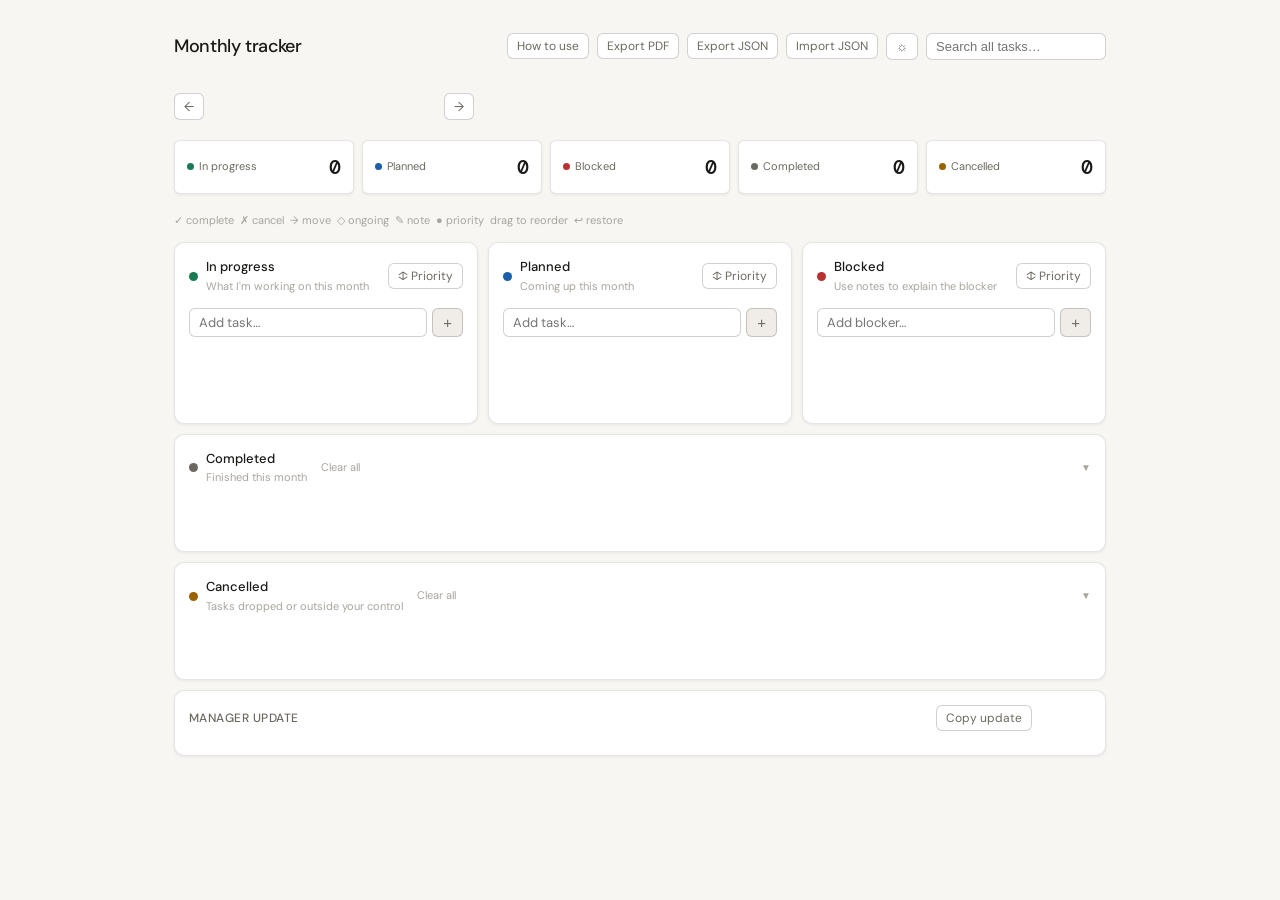
<file: index.html>
<!DOCTYPE html>
<html lang="en-GB">
<head>
<meta charset="UTF-8" />
<meta name="viewport" content="width=device-width, initial-scale=1.0" />
<title>Monthly Work Tracker</title>
<link rel="icon" type="image/svg+xml" href="data:image/svg+xml,%3Csvg xmlns='http://www.w3.org/2000/svg' viewBox='0 0 32 32'%3E%3Crect width='32' height='32' rx='8' fill='%231a7a56'/%3E%3Crect x='8' y='9' width='10' height='2' rx='1' fill='white'/%3E%3Crect x='8' y='14' width='16' height='2' rx='1' fill='white'/%3E%3Crect x='8' y='19' width='12' height='2' rx='1' fill='white'/%3E%3Ccircle cx='24' cy='22' r='5' fill='%233ecf8e'/%3E%3Cpath d='M21.5 22l2 2 3.5-3.5' stroke='white' stroke-width='1.5' stroke-linecap='round' stroke-linejoin='round' fill='none'/%3E%3C/svg%3E">
<link rel="preconnect" href="https://fonts.googleapis.com">
<link href="https://fonts.googleapis.com/css2?family=DM+Sans:wght@400;500&family=DM+Mono:wght@400&display=swap" rel="stylesheet">
<link rel="stylesheet" href="styles.css">
</head>
<body>
<div class="app">
  <div class="hd">
    <div class="hd-title">Monthly tracker</div>
    <div class="hd-acts">
      <button class="btn btn-sm" onclick="openHelp()" aria-label="Open help and usage guide">How to use</button>
      <button class="btn btn-sm" onclick="openPdfExport()" aria-label="Export current month as PDF">Export PDF</button>
      <button class="btn btn-sm" onclick="openJsonExport()" aria-label="Export data as JSON file">Export JSON</button>
      <button class="btn btn-sm" onclick="openImport()" aria-label="Import previously exported JSON">Import JSON</button>
      <button class="btn btn-ic" onclick="toggleTheme()" title="Toggle dark mode" aria-label="Toggle light/dark theme">&#9788;</button>
      <input type="search" id="global-search" placeholder="Search all tasks…" class="search-input" oninput="debouncedSearch(this.value)">
    </div>
  </div>

  <div class="wk-nav">
    <button class="btn btn-ic" onclick="changeMonth(-1)" aria-label="Go to previous month">&#8592;</button>
    <span class="wk-lbl" id="wk-lbl"></span>
    <button class="btn btn-ic" onclick="changeMonth(1)" aria-label="Go to next month">&#8594;</button>
    <button class="btn btn-sm" id="btn-today" onclick="goToCurrentMonth()" aria-label="Go to current month" style="display:none">Today</button>
  </div>

  <div id="carry-bar" style="display:none" class="carry">
    <span id="carry-msg"></span>
    <button onclick="carryOver()">Carry incomplete tasks to this month</button>
    <button onclick="dismissCarry()" style="background:none;border:none;color:var(--info-text);opacity:.6;cursor:pointer;font-size:12px;padding:2px 6px;font-family:'DM Sans',sans-serif" aria-label="Dismiss carry banner">Dismiss</button>
  </div>

  <div class="totals">
    <div class="tc"><div class="tc-lbl"><div class="dot d-do"></div>In progress</div><div class="tc-num" id="cnt-doing">0</div></div>
    <div class="tc"><div class="tc-lbl"><div class="dot d-pl"></div>Planned</div><div class="tc-num" id="cnt-planned">0</div></div>
    <div class="tc"><div class="tc-lbl"><div class="dot d-bl"></div>Blocked</div><div class="tc-num" id="cnt-blocked">0</div></div>
    <div class="tc"><div class="tc-lbl"><div class="dot d-dn"></div>Completed</div><div class="tc-num" id="cnt-done">0</div></div>
    <div class="tc"><div class="tc-lbl"><div class="dot d-ca"></div>Cancelled</div><div class="tc-num" id="cnt-cancelled">0</div></div>
  </div>

  <div class="hint-row">
    <span class="hint">&#10003; complete &nbsp;&#10007; cancel &nbsp;&#8594; move &nbsp;&#9671; ongoing &nbsp;&#9998; note &nbsp;● priority &nbsp;drag to reorder &nbsp;&#8617; restore</span>
  </div>

  <div class="cols">
    <div class="col">
      <div class="col-hd"><div class="col-dot c-do"></div><div><div class="col-title">In progress</div><div class="col-sub">What I'm working on this month</div></div><button class="btn btn-sm" id="sort-btn-doing" style="margin-left:auto" onclick="sortColumnByPriority('doing')" title="Sort by priority (High → Med → Low)">↕ Priority</button></div>
      <div class="add-row"><input class="add-in" id="in-doing" placeholder="Add task…" onkeydown="if(event.key==='Enter')addItem('doing')"><button class="add-btn" onclick="addItem('doing')">+</button></div>
      <div class="items" id="list-doing"></div>
    </div>
    <div class="col">
      <div class="col-hd"><div class="col-dot c-pl"></div><div><div class="col-title">Planned</div><div class="col-sub">Coming up this month</div></div><button class="btn btn-sm" id="sort-btn-planned" style="margin-left:auto" onclick="sortColumnByPriority('planned')" title="Sort by priority (High → Med → Low)">↕ Priority</button></div>
      <div class="add-row"><input class="add-in" id="in-planned" placeholder="Add task…" onkeydown="if(event.key==='Enter')addItem('planned')"><button class="add-btn" onclick="addItem('planned')">+</button></div>
      <div class="items" id="list-planned"></div>
    </div>
    <div class="col">
      <div class="col-hd"><div class="col-dot c-bl"></div><div><div class="col-title">Blocked</div><div class="col-sub">Use notes to explain the blocker</div></div><button class="btn btn-sm" id="sort-btn-blocked" style="margin-left:auto" onclick="sortColumnByPriority('blocked')" title="Sort by priority (High → Med → Low)">↕ Priority</button></div>
      <div class="add-row"><input class="add-in" id="in-blocked" placeholder="Add blocker…" onkeydown="if(event.key==='Enter')addItem('blocked')"><button class="add-btn" onclick="addItem('blocked')">+</button></div>
      <div class="items" id="list-blocked"></div>
    </div>
  </div>

  <div class="ls">
    <div class="ls-hd" onclick="toggleSec('done')">
      <div class="col-dot c-dn"></div>
      <div><div class="col-title">Completed</div><div class="col-sub">Finished this month</div></div>
      <span class="ls-clr" onclick="event.stopPropagation();clearSec('done')">Clear all</span>
      <span class="ls-tog" id="tog-done">&#9660;</span>
    </div>
    <div class="ls-body" id="body-done"><div class="items" id="list-done"></div></div>
  </div>

  <div class="ls">
    <div class="ls-hd" onclick="toggleSec('cancelled')">
      <div class="col-dot c-ca"></div>
      <div><div class="col-title">Cancelled</div><div class="col-sub">Tasks dropped or outside your control</div></div>
      <span class="ls-clr" onclick="event.stopPropagation();clearSec('cancelled')">Clear all</span>
      <span class="ls-tog" id="tog-cancelled">&#9660;</span>
    </div>
    <div class="ls-body" id="body-cancelled"><div class="items" id="list-cancelled"></div></div>
  </div>

  <div class="sum-box">
    <div class="sum-hd">
      <span class="sum-lbl">Manager update</span>
      <div style="display:flex;align-items:center;gap:6px">
        <button class="btn btn-sm" onclick="copyUpdate()">Copy update</button>
        <span class="copy-ok" id="copy-ok">Copied!</span>
      </div>
    </div>
    <div class="sum-txt" id="summary"></div>
  </div>
</div>

<!-- JSON Export -->
<div class="modal-bg" id="json-modal" role="dialog" aria-modal="true" aria-labelledby="json-modal-title">
  <div class="modal" style="width:420px" onclick="event.stopPropagation()">
    <div class="modal-title" id="json-modal-title">Export as JSON</div>
    <div class="modal-sub">Choose which months to include in your backup file.</div>
    <div class="form-section-title">Months</div>
    <div class="form-label-section">
      <label class="form-label">
        <input type="radio" name="json-range" value="all" checked class="form-input-radio"> All months with data
      </label>
      <label class="form-label">
        <input type="radio" name="json-range" value="current" class="form-input-radio"> Current month only
      </label>
      <label class="form-label">
        <input type="radio" name="json-range" value="pick" class="form-input-radio"> Choose specific months
      </label>
    </div>
    <div id="json-month-picker" class="modal-picker"></div>
    <div class="modal-acts">
      <button class="btn" id="json-cancel-btn">Cancel</button>
      <button class="btn btn-p" id="json-confirm-btn">Download JSON</button>
    </div>
  </div>
</div>

<!-- PDF Export -->
<div class="modal-bg" id="pdf-modal" role="dialog" aria-modal="true" aria-labelledby="pdf-modal-title">
  <div class="modal" style="width:420px" onclick="event.stopPropagation()">
    <div class="modal-title" id="pdf-modal-title">Export as PDF</div>
    <div class="modal-sub">Choose what to include and how the report should look.</div>
    <div class="form-section-title">Report type</div>
    <div class="form-label-section">
      <label class="form-label">
        <input type="radio" name="pdf-type" value="full" checked class="form-input-radio"> Full tracker — all tasks by status
      </label>
      <label class="form-label">
        <input type="radio" name="pdf-type" value="accomplishments" class="form-input-radio"> Achievements
      </label>
    </div>
    <div class="form-section-title">Months</div>
    <div class="form-label-section">
      <label class="form-label">
        <input type="radio" name="pdf-range" value="current" checked class="form-input-radio"> Current month only
      </label>
      <label class="form-label">
        <input type="radio" name="pdf-range" value="all" class="form-input-radio"> All months with data
      </label>
      <label class="form-label">
        <input type="radio" name="pdf-range" value="pick" class="form-input-radio"> Choose specific months
      </label>
    </div>
    <div id="pdf-week-picker" class="modal-picker"></div>
    <div class="form-section-title">Appearance</div>
    <div class="modal-appearance">
      <label class="form-label">
        <input type="radio" name="pdf-theme" value="light" checked class="form-input-radio"> Light
      </label>
      <label class="form-label">
        <input type="radio" name="pdf-theme" value="dark" class="form-input-radio"> Dark
      </label>
    </div>
    <div class="modal-acts">
      <button class="btn" id="pdf-cancel-btn">Cancel</button>
      <button class="btn btn-p" id="pdf-confirm-btn">Generate PDF</button>
    </div>
  </div>
</div>

<!-- How to use -->
<div class="modal-bg" id="help-modal" role="dialog" aria-modal="true" aria-labelledby="help-modal-title">
  <div class="modal">
    <div class="modal-title">How to use the Monthly Tracker</div>
    <div class="modal-sub">A quick guide to getting the most out of your tracker.</div>

    <div class="h-sec">
      <div class="h-hd">Getting started</div>
      <div class="h-grid">
        <div class="h-ic">+</div>
        <div class="h-ds">Type a task in any column and press Enter or click + to add it. New tasks appear at the top of the column. Double-click an existing task name to rename it in place.</div>
        <div class="h-ic">/</div>
        <div class="h-ds">Press <strong>/</strong> anywhere on the page (when not already typing) to focus the In progress add input. Press again to cycle to Planned, again for Blocked, and back to In progress.</div>
        <div class="h-ic">Drag</div>
        <div class="h-ds">Drag any task to reorder within a column or move it to another column. The move arrow (→) also lets you switch columns without dragging.</div>
      </div>
    </div>

    <div class="h-sec">
      <div class="h-hd">Task buttons</div>
      <div class="h-grid">
        <div class="h-ic">✓</div>
        <div class="h-ds">Mark as completed. A note toast appears — optionally type what was delivered, and tick <strong>Mark as achievement</strong> if this task represents significant work beyond your day-to-day. Press Save, or Skip to dismiss. A completion date is stored and shown on the task.</div>
        <div class="h-ic">✕</div>
        <div class="h-ds">Mark as cancelled. A note toast appears so you can optionally record the reason — type and press Save, or press Skip or Escape to dismiss it. A cancellation date is stored and shown on the task.</div>
        <div class="h-ic">→</div>
        <div class="h-ds">Move the task to a different column without dragging.</div>
        <div class="h-ic">◇ / ◆</div>
        <div class="h-ds">Toggle the ongoing label. Ongoing is a visual marker for long-running work — it does not auto-carry tasks. Use the carry banner each month to decide what moves forward.</div>
        <div class="h-ic">✎</div>
        <div class="h-ds">Open the note editor to add detail, bullets, dates, or a progress percentage.</div>
        <div class="h-ic">✕ (delete)</div>
        <div class="h-ds">Delete a task permanently. An Undo option appears for 10 seconds.</div>
        <div class="h-ic">↩</div>
        <div class="h-ds">Restore a completed or cancelled task back to its original column.</div>
        <div class="h-ic">●</div>
        <div class="h-ds">Click the coloured dot to cycle priority: Low → Medium → High → Low. Red = High, Amber = Medium, Grey = Low.</div>
        <div class="h-ic">↕ Priority</div>
        <div class="h-ds">Sort the column by priority (High → Medium → Low). The button changes to <strong>✓ Sorted</strong> while the sort is active. It resets automatically when you drag, add, or move a task — sorting is advisory, not locked.</div>
      </div>
    </div>

    <div class="h-sec">
      <div class="h-hd">Notes and progress</div>
      <p class="h-p">Click ✎ on any task to open the note editor. Inside you can:</p>
      <ul style="margin-left:20px;font-size:13px;color:var(--text-2);line-height:1.8">
        <li>Start a line with <strong>•</strong> for a bullet point — press Enter to continue the list, or Enter on an empty bullet to end it.</li>
        <li>Use <strong>~~text~~</strong> to mark something as struck through. The eye icon (👁) lets you hide struck-through lines in the note view without deleting them.</li>
        <li>Click <strong>📅</strong> to insert a date from a calendar picker. Use arrow keys to navigate it.</li>
        <li>Type a number in the <strong>Progress</strong> field (0–100) to set a percentage. A colour-coded bar appears on the task card. Setting 100% automatically moves the task to Completed.</li>
      </ul>
      <p class="h-p" style="margin-top:8px">Press <strong>Cmd+Enter</strong> (Mac) or <strong>Ctrl+Enter</strong> (Windows) to save a note without clicking the Save button.</p>
      <p class="h-p" style="margin-top:4px">Notes on completed and cancelled tasks are kept for reference but are not included in the manager update.</p>
    </div>

    <div class="h-sec">
      <div class="h-hd">Month-to-month carry-over</div>
      <p class="h-p">When you move to a new month, a banner appears if there are incomplete tasks from previous months. It shows the total count and a breakdown by column (e.g. 3 in progress, 2 planned). Click <strong>Carry incomplete tasks to this month</strong> to bring them all forward — an Undo option appears for 10 seconds if you change your mind. Clicking <strong>Dismiss</strong> also shows an Undo in case you dismissed by accident.</p>
      <p class="h-p">Completed and cancelled tasks always stay in the month they were resolved and are never carried forward.</p>
    </div>

    <div class="h-sec">
      <div class="h-hd">Manager update</div>
      <p class="h-p">The summary at the bottom of the page builds automatically from your tasks. Click <strong>Copy update</strong> to copy it to the clipboard with a generated-on timestamp, ready to paste into an email or message. In-progress, planned, and blocked tasks include their notes; completed and cancelled tasks show their dates only.</p>
    </div>

    <div class="h-sec">
      <div class="h-hd">Search</div>
      <p class="h-p">Use the search box in the top right to find tasks and notes across all months. Matching text is highlighted in amber in both the task title and note preview. The result count and query are shown in the modal title. Each result has a <strong>Go to month</strong> button to navigate directly to that month. Closing the search clears the input ready for the next search.</p>
    </div>

    <div class="h-sec">
      <div class="h-hd">Saving, export and import</div>
      <p class="h-p">Data saves automatically to your browser's local storage on every change. Use <strong>Export JSON</strong> to download a backup — you can choose all months, the current month, or specific months. Use <strong>Import JSON</strong> (paste or upload) to restore data on another device.</p>
      <p class="h-p" style="margin-top:6px">Use <strong>Export PDF</strong> to generate a printable report. Choose from two report types:</p>
      <ul style="margin-left:20px;font-size:13px;color:var(--text-2);line-height:1.8;margin-top:4px">
        <li><strong>Full tracker</strong> — all tasks grouped by status, with notes and progress. Useful for month-end reviews.</li>
        <li><strong>Achievements</strong> — only tasks you ticked <strong>Mark as achievement</strong> when completing them. When you mark a task complete, the note toast includes a checkbox to flag it as an achievement — use this for work that goes beyond your day-to-day, such as significant deliveries, new initiatives, or anything worth highlighting in a performance review. Routine tasks you don't tick are excluded automatically.</li>
      </ul>
    </div>

    <div class="modal-acts">
      <button class="btn btn-p" id="help-close-btn">Got it, thanks</button>
    </div>
  </div>
</div>

<!-- Import -->
<div class="modal-bg" id="import-modal" role="dialog" aria-modal="true" aria-labelledby="import-modal-title">
  <div class="modal">
    <div class="modal-title" id="import-modal-title">Import JSON</div>
    <div class="modal-sub">Upload or paste a previously exported monthly tracker JSON file to restore your data. This will overwrite your current data.</div>
    <div style="display:flex;gap:8px;align-items:center;margin-bottom:10px">
      <input type="file" id="import-file" accept=".json,application/json" style="display:none" />
      <button class="btn" id="import-upload-btn" type="button">Upload JSON file</button>
      <span style="font-size:12px;color:var(--text-3)">or paste below</span>
    </div>
    <textarea id="import-ta" placeholder="Paste exported JSON here…"></textarea>
    <div class="modal-acts">
      <button class="btn" id="import-cancel-btn">Cancel</button>
      <button class="btn btn-p" id="import-confirm-btn">Import</button>
    </div>
  </div>
</div>

<!-- Search -->
<div class="modal-bg" id="search-modal" role="dialog" aria-modal="true">
  <div class="modal" style="width:640px;max-width:95vw">
    <div class="modal-title">Search Results</div>
    <div style="margin:16px 0;max-height:60vh;overflow-y:auto" id="search-results"></div>
    <div class="modal-acts">
      <button class="btn btn-p" onclick="closeModal('search-modal')">Close</button>
    </div>
  </div>
</div>

<script src="js/constants.js"></script>
<script src="js/state.js"></script>
<script src="js/utils.js"></script>
<script src="js/storage.js"></script>
<script src="js/modals.js"></script>
<script src="js/months.js"></script>
<script src="js/tasks.js"></script>
<script src="js/notes.js"></script>
<script src="js/render.js"></script>
<script src="js/init.js"></script>
<script src="js/export.js"></script>
<script src="js/drag.js"></script>
<script src="js/search.js"></script>
<script src="js/main.js"></script>
</body>
</html>
</file>
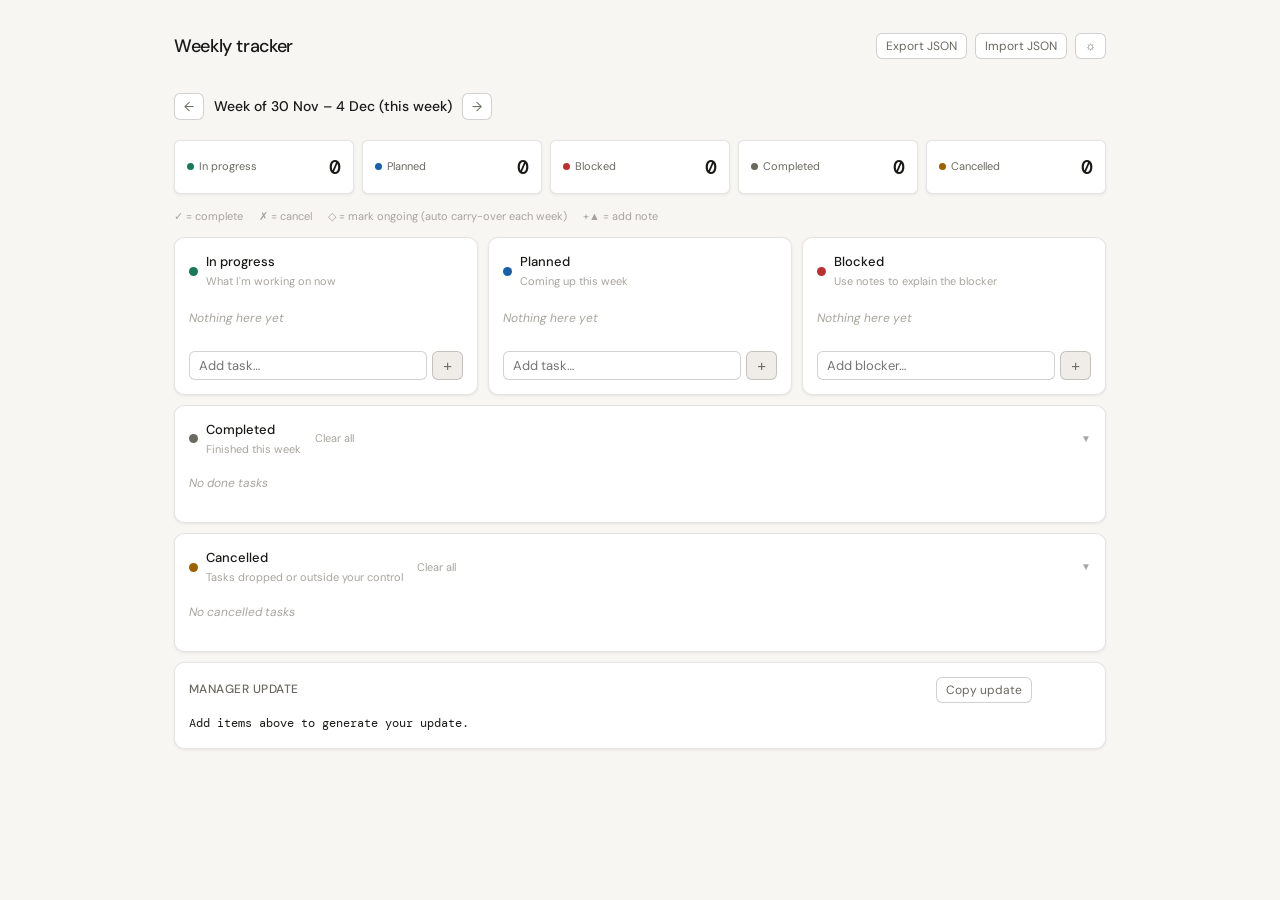
<file: weekly-tracker.html>
<!DOCTYPE html>
<html lang="en">
<head>
<meta charset="UTF-8" />
<meta name="viewport" content="width=device-width, initial-scale=1.0" />
<title>Weekly Work Tracker</title>
<link href="https://fonts.googleapis.com/css2?family=DM+Sans:wght@300;400;500&family=DM+Mono:wght@400;500&display=swap" rel="stylesheet" />
<style>
  :root {
    --bg: #f7f6f3;
    --surface: #ffffff;
    --surface2: #f0ede8;
    --border: rgba(0,0,0,0.10);
    --border-mid: rgba(0,0,0,0.18);
    --text: #1a1917;
    --text-2: #6b6860;
    --text-3: #a8a49e;
    --green: #1a7a56;
    --green-bg: #e8f5ef;
    --blue: #1a5fa8;
    --blue-bg: #e8f0fb;
    --red: #b83232;
    --red-bg: #fbeaea;
    --amber: #9a6200;
    --amber-bg: #fef3db;
    --purple: #6b3fa0;
    --purple-bg: #f0eafa;
    --grey: #6b6860;
    --info-bg: #edf3fc;
    --info-text: #1a5fa8;
    --info-border: rgba(26,95,168,0.25);
    --radius: 10px;
    --radius-sm: 6px;
    --shadow: 0 1px 3px rgba(0,0,0,0.07);
  }
  [data-theme="dark"] {
    --bg: #141312;
    --surface: #1e1d1b;
    --surface2: #272523;
    --border: rgba(255,255,255,0.09);
    --border-mid: rgba(255,255,255,0.15);
    --text: #f0ede8;
    --text-2: #9e9a94;
    --text-3: #5c5955;
    --green: #3ecf8e;
    --green-bg: #0e2a1e;
    --blue: #5b9cf6;
    --blue-bg: #0d1f3c;
    --red: #f07070;
    --red-bg: #2d1212;
    --amber: #f0b429;
    --amber-bg: #2a1f05;
    --purple: #b07ef5;
    --purple-bg: #1e1030;
    --grey: #9e9a94;
    --info-bg: #0d1f3c;
    --info-text: #5b9cf6;
    --info-border: rgba(91,156,246,0.25);
    --shadow: 0 1px 4px rgba(0,0,0,0.3);
  }
  *, *::before, *::after { box-sizing: border-box; margin: 0; padding: 0; }
  body { font-family: 'DM Sans', sans-serif; background: var(--bg); color: var(--text); min-height: 100vh; font-size: 14px; line-height: 1.6; transition: background 0.2s, color 0.2s; }
  .app { max-width: 980px; margin: 0 auto; padding: 2rem 1.5rem 4rem; }

  .app-header { display: flex; align-items: center; justify-content: space-between; margin-bottom: 2rem; flex-wrap: wrap; gap: 10px; }
  .app-title { font-size: 18px; font-weight: 500; letter-spacing: -0.02em; }
  .header-actions { display: flex; gap: 8px; align-items: center; flex-wrap: wrap; }

  .btn { background: var(--surface); border: 0.5px solid var(--border-mid); border-radius: var(--radius-sm); padding: 6px 12px; font-size: 13px; font-family: 'DM Sans', sans-serif; color: var(--text-2); cursor: pointer; transition: background 0.15s, color 0.15s; }
  .btn:hover { background: var(--surface2); color: var(--text); }
  .btn-primary { background: var(--text); color: var(--bg); border-color: transparent; }
  .btn-primary:hover { opacity: 0.85; background: var(--text); color: var(--bg); }
  .btn-sm { padding: 4px 9px; font-size: 12px; }
  .btn-icon { padding: 6px 9px; line-height: 1; }

  .week-nav { display: flex; align-items: center; gap: 10px; margin-bottom: 1.25rem; }
  .week-label { font-size: 14px; font-weight: 500; color: var(--text); min-width: 220px; }

  .carry-banner { background: var(--info-bg); border: 0.5px solid var(--info-border); border-radius: var(--radius-sm); padding: 9px 14px; margin-bottom: 12px; display: flex; align-items: center; justify-content: space-between; font-size: 13px; color: var(--info-text); gap: 10px; }
  .carry-banner button { background: none; border: 0.5px solid var(--info-border); border-radius: var(--radius-sm); padding: 3px 10px; font-size: 12px; color: var(--info-text); cursor: pointer; font-family: 'DM Sans', sans-serif; white-space: nowrap; }
  .carry-banner button:hover { background: rgba(91,156,246,0.1); }

  .totals { display: grid; grid-template-columns: repeat(5, minmax(0,1fr)); gap: 8px; margin-bottom: 14px; }
  .total-card { background: var(--surface); border: 0.5px solid var(--border); border-radius: var(--radius-sm); padding: 10px 12px; display: flex; align-items: center; justify-content: space-between; box-shadow: var(--shadow); }
  .total-label { font-size: 11px; color: var(--text-2); display: flex; align-items: center; gap: 5px; }
  .dot { width: 7px; height: 7px; border-radius: 50%; flex-shrink: 0; }
  .dot-doing { background: var(--green); }
  .dot-planned { background: var(--blue); }
  .dot-blocked { background: var(--red); }
  .dot-done { background: var(--grey); }
  .dot-cancelled { background: var(--amber); }
  .total-num { font-size: 20px; font-weight: 500; font-family: 'DM Mono', monospace; }

  .columns { display: grid; grid-template-columns: repeat(3, minmax(0,1fr)); gap: 10px; margin-bottom: 10px; }
  .col { background: var(--surface); border: 0.5px solid var(--border); border-radius: var(--radius); padding: 14px; box-shadow: var(--shadow); }
  .col-head { display: flex; align-items: center; gap: 8px; margin-bottom: 12px; }
  .col-dot { width: 9px; height: 9px; border-radius: 50%; flex-shrink: 0; }
  .cdoing { background: var(--green); }
  .cplanned { background: var(--blue); }
  .cblocked { background: var(--red); }
  .cdone { background: var(--grey); }
  .ccancelled { background: var(--amber); }
  .col-title { font-size: 13px; font-weight: 500; color: var(--text); }
  .col-sub { font-size: 11px; color: var(--text-3); }

  .items { display: flex; flex-direction: column; gap: 5px; min-height: 40px; }
  .empty { font-size: 12px; color: var(--text-3); padding: 6px 0; font-style: italic; }

  .item { background: var(--surface2); border-radius: var(--radius-sm); padding: 7px 9px; border-left: 2.5px solid transparent; }
  .item-doing { border-color: var(--green); }
  .item-planned { border-color: var(--blue); }
  .item-blocked { border-color: var(--red); }
  .item-done-s { border-color: var(--grey); opacity: 0.6; }
  .item-cancelled-s { border-color: var(--amber); opacity: 0.65; }

  .item-top { display: flex; align-items: flex-start; gap: 6px; }
  .item-text { font-size: 13px; color: var(--text); flex: 1; line-height: 1.45; word-break: break-word; }
  .struck { text-decoration: line-through; color: var(--text-3); }
  .cancelled-text { text-decoration: line-through; color: var(--amber); }

  .tag { font-size: 10px; border-radius: 4px; padding: 1px 5px; margin-left: 4px; vertical-align: middle; white-space: nowrap; display: inline-block; }
  .tag-carried { background: var(--blue-bg); color: var(--blue); }
  .tag-ongoing { background: var(--purple-bg); color: var(--purple); }
  .tag-cancelled-label { background: var(--amber-bg); color: var(--amber); }

  .item-btns { display: flex; gap: 2px; flex-shrink: 0; }
  .ibt { background: none; border: none; cursor: pointer; color: var(--text-3); font-size: 13px; padding: 1px 3px; line-height: 1; font-family: 'DM Sans', sans-serif; border-radius: 4px; transition: color 0.1s, background 0.1s; }
  .ibt:hover { color: var(--text); background: rgba(128,128,128,0.1); }
  .ibt.del:hover { color: var(--red); }
  .ibt.tick:hover { color: var(--green); }
  .ibt.xbtn:hover { color: var(--amber); }

  .item-note-view { font-size: 12px; color: var(--text-2); margin-top: 5px; padding-top: 5px; border-top: 0.5px solid var(--border); line-height: 1.5; white-space: pre-wrap; word-break: break-word; }
  .item-note-edit { width: 100%; margin-top: 5px; font-size: 12px; border: 0.5px solid var(--border-mid); border-radius: var(--radius-sm); padding: 5px 8px; background: var(--surface); color: var(--text); resize: vertical; min-height: 50px; font-family: 'DM Sans', sans-serif; outline: none; }
  .item-note-edit:focus { border-color: var(--blue); }
  .note-save { font-size: 11px; margin-top: 4px; padding: 3px 8px; background: none; border: 0.5px solid var(--border-mid); border-radius: var(--radius-sm); cursor: pointer; color: var(--text-2); font-family: 'DM Sans', sans-serif; }
  .note-save:hover { background: var(--surface2); }

  .add-row { display: flex; gap: 5px; margin-top: 8px; }
  .add-in { flex: 1; font-size: 13px; border: 0.5px solid var(--border-mid); border-radius: var(--radius-sm); padding: 5px 9px; background: var(--surface); color: var(--text); font-family: 'DM Sans', sans-serif; outline: none; }
  .add-in:focus { border-color: var(--blue); }
  .add-btn { background: var(--surface2); border: 0.5px solid var(--border-mid); border-radius: var(--radius-sm); padding: 5px 10px; cursor: pointer; font-size: 15px; color: var(--text-2); }
  .add-btn:hover { background: var(--surface); color: var(--text); }

  .lower-section { background: var(--surface); border: 0.5px solid var(--border); border-radius: var(--radius); padding: 14px; box-shadow: var(--shadow); margin-bottom: 10px; }
  .section-head { display: flex; align-items: center; gap: 8px; cursor: pointer; user-select: none; }
  .section-toggle { font-size: 10px; color: var(--text-3); margin-left: auto; }
  .section-clear { font-size: 11px; color: var(--text-3); cursor: pointer; padding: 2px 6px; border-radius: 4px; }
  .section-clear:hover { color: var(--red); background: var(--red-bg); }
  .section-body { margin-top: 10px; }

  .hint-row { display: flex; gap: 16px; flex-wrap: wrap; margin-bottom: 12px; }
  .hint { font-size: 11px; color: var(--text-3); display: flex; align-items: center; gap: 5px; }

  .summary-box { background: var(--surface); border: 0.5px solid var(--border); border-radius: var(--radius); padding: 14px; box-shadow: var(--shadow); }
  .summary-head { display: flex; align-items: center; justify-content: space-between; margin-bottom: 10px; }
  .summary-label { font-size: 12px; font-weight: 500; color: var(--text-2); letter-spacing: 0.04em; text-transform: uppercase; }
  .summary-text { font-size: 12px; font-family: 'DM Mono', monospace; color: var(--text); white-space: pre-wrap; line-height: 1.75; }

  .modal-bg { display: none; position: fixed; inset: 0; background: rgba(0,0,0,0.45); z-index: 100; align-items: center; justify-content: center; }
  .modal-bg.open { display: flex; }
  .modal { background: var(--surface); border: 0.5px solid var(--border-mid); border-radius: var(--radius); padding: 20px; width: 460px; max-width: 95vw; }
  .modal-title { font-size: 15px; font-weight: 500; margin-bottom: 4px; color: var(--text); }
  .modal-sub { font-size: 12px; color: var(--text-3); margin-bottom: 12px; }
  .modal textarea { width: 100%; height: 140px; font-size: 12px; font-family: 'DM Mono', monospace; border: 0.5px solid var(--border-mid); border-radius: var(--radius-sm); padding: 8px; background: var(--surface2); color: var(--text); resize: vertical; outline: none; }
  .modal-actions { display: flex; gap: 8px; margin-top: 12px; justify-content: flex-end; }

  .copy-ok { font-size: 12px; color: var(--green); margin-left: 8px; opacity: 0; transition: opacity 0.3s; }
  .copy-ok.show { opacity: 1; }

  @media (max-width: 660px) {
    .columns { grid-template-columns: 1fr; }
    .totals { grid-template-columns: repeat(3, 1fr); }
  }
</style>
</head>
<body>
<div class="app">
  <div class="app-header">
    <div class="app-title">Weekly tracker</div>
    <div class="header-actions">
      <button class="btn btn-sm" onclick="exportData()">Export JSON</button>
      <button class="btn btn-sm" onclick="openImport()">Import JSON</button>
      <button class="btn btn-sm btn-icon" onclick="toggleTheme()" title="Toggle dark mode">&#9788;</button>
    </div>
  </div>

  <div class="week-nav">
    <button class="btn btn-icon" onclick="changeWeek(-1)">&#8592;</button>
    <span class="week-label" id="week-label"></span>
    <button class="btn btn-icon" onclick="changeWeek(1)">&#8594;</button>
  </div>

  <div id="carry-banner" style="display:none;" class="carry-banner">
    <span id="carry-msg"></span>
    <button onclick="carryOver()">Carry incomplete tasks to this week</button>
  </div>

  <div class="totals">
    <div class="total-card"><div class="total-label"><div class="dot dot-doing"></div>In progress</div><div class="total-num" id="cnt-doing">0</div></div>
    <div class="total-card"><div class="total-label"><div class="dot dot-planned"></div>Planned</div><div class="total-num" id="cnt-planned">0</div></div>
    <div class="total-card"><div class="total-label"><div class="dot dot-blocked"></div>Blocked</div><div class="total-num" id="cnt-blocked">0</div></div>
    <div class="total-card"><div class="total-label"><div class="dot dot-done"></div>Completed</div><div class="total-num" id="cnt-done">0</div></div>
    <div class="total-card"><div class="total-label"><div class="dot dot-cancelled"></div>Cancelled</div><div class="total-num" id="cnt-cancelled">0</div></div>
  </div>

  <div class="hint-row">
    <span class="hint">&#10003; = complete</span>
    <span class="hint">&#10007; = cancel</span>
    <span class="hint">&#9671; = mark ongoing (auto carry-over each week)</span>
    <span class="hint">&#43;&#9650; = add note</span>
  </div>

  <div class="columns">
    <div class="col">
      <div class="col-head"><div class="col-dot cdoing"></div><div><div class="col-title">In progress</div><div class="col-sub">What I'm working on now</div></div></div>
      <div class="items" id="list-doing"></div>
      <div class="add-row"><input class="add-in" id="in-doing" placeholder="Add task…" onkeydown="if(event.key==='Enter')addItem('doing')" /><button class="add-btn" onclick="addItem('doing')">+</button></div>
    </div>
    <div class="col">
      <div class="col-head"><div class="col-dot cplanned"></div><div><div class="col-title">Planned</div><div class="col-sub">Coming up this week</div></div></div>
      <div class="items" id="list-planned"></div>
      <div class="add-row"><input class="add-in" id="in-planned" placeholder="Add task…" onkeydown="if(event.key==='Enter')addItem('planned')" /><button class="add-btn" onclick="addItem('planned')">+</button></div>
    </div>
    <div class="col">
      <div class="col-head"><div class="col-dot cblocked"></div><div><div class="col-title">Blocked</div><div class="col-sub">Use notes to explain the blocker</div></div></div>
      <div class="items" id="list-blocked"></div>
      <div class="add-row"><input class="add-in" id="in-blocked" placeholder="Add blocker…" onkeydown="if(event.key==='Enter')addItem('blocked')" /><button class="add-btn" onclick="addItem('blocked')">+</button></div>
    </div>
  </div>

  <div class="lower-section">
    <div class="section-head" onclick="toggleSection('done')">
      <div class="col-dot cdone"></div>
      <div><div class="col-title">Completed</div><div class="col-sub">Finished this week</div></div>
      <span class="section-clear" onclick="event.stopPropagation();clearSection('done')" title="Remove all completed">Clear all</span>
      <span class="section-toggle" id="tog-done">&#9660;</span>
    </div>
    <div class="section-body" id="body-done">
      <div class="items" id="list-done"></div>
    </div>
  </div>

  <div class="lower-section">
    <div class="section-head" onclick="toggleSection('cancelled')">
      <div class="col-dot ccancelled"></div>
      <div><div class="col-title">Cancelled</div><div class="col-sub">Tasks dropped or outside your control</div></div>
      <span class="section-clear" onclick="event.stopPropagation();clearSection('cancelled')" title="Remove all cancelled">Clear all</span>
      <span class="section-toggle" id="tog-cancelled">&#9660;</span>
    </div>
    <div class="section-body" id="body-cancelled">
      <div class="items" id="list-cancelled"></div>
    </div>
  </div>

  <div class="summary-box">
    <div class="summary-head">
      <span class="summary-label">Manager update</span>
      <div style="display:flex;align-items:center;gap:6px;">
        <button class="btn btn-sm" onclick="copyUpdate()">Copy update</button>
        <span class="copy-ok" id="copy-ok">Copied!</span>
      </div>
    </div>
    <div class="summary-text" id="summary"></div>
  </div>
</div>

<div class="modal-bg" id="import-modal">
  <div class="modal">
    <div class="modal-title">Import JSON</div>
    <div class="modal-sub">Paste a previously exported JSON file to restore your data.</div>
    <textarea id="import-ta" placeholder="Paste exported JSON here…"></textarea>
    <div class="modal-actions">
      <button class="btn" onclick="closeImport()">Cancel</button>
      <button class="btn btn-primary" onclick="doImport()">Import</button>
    </div>
  </div>
</div>

<script>
const weeks = {};
let currentKey = '';
let weekOffset = 0;
const sectionOpen = { done: true, cancelled: true };
const editing = {};

function save() {
  try { localStorage.setItem('wt3_data', JSON.stringify({ weeks, weekOffset })); } catch(e) {}
}
function load() {
  try {
    const raw = localStorage.getItem('wt3_data');
    if (!raw) return;
    const d = JSON.parse(raw);
    if (d.weeks) Object.assign(weeks, d.weeks);
    if (typeof d.weekOffset === 'number') weekOffset = d.weekOffset;
  } catch(e) {}
}

function toggleTheme() {
  const dark = document.documentElement.getAttribute('data-theme') === 'dark';
  document.documentElement.setAttribute('data-theme', dark ? '' : 'dark');
  try { localStorage.setItem('wt3_theme', dark ? 'light' : 'dark'); } catch(e) {}
}
(function(){
  try { if (localStorage.getItem('wt3_theme') === 'dark') document.documentElement.setAttribute('data-theme','dark'); } catch(e) {}
})();

function exportData() {
  const blob = new Blob([JSON.stringify({ weeks, weekOffset }, null, 2)], { type: 'application/json' });
  const a = document.createElement('a'); a.href = URL.createObjectURL(blob);
  a.download = 'weekly-tracker-' + new Date().toISOString().slice(0,10) + '.json';
  a.click(); URL.revokeObjectURL(a.href);
}
function openImport() { document.getElementById('import-modal').classList.add('open'); }
function closeImport() { document.getElementById('import-modal').classList.remove('open'); document.getElementById('import-ta').value=''; }
function doImport() {
  try {
    const d = JSON.parse(document.getElementById('import-ta').value.trim());
    if (d.weeks) { Object.keys(weeks).forEach(k=>delete weeks[k]); Object.assign(weeks, d.weeks); }
    if (typeof d.weekOffset === 'number') weekOffset = d.weekOffset;
    save(); closeImport(); init();
  } catch(e) { alert('Invalid JSON — please check the file and try again.'); }
}

function weekKey(off) {
  const now = new Date(), day = now.getDay();
  const mon = new Date(now);
  mon.setDate(now.getDate() - (day===0?6:day-1) + off*7);
  return mon.toISOString().slice(0,10);
}
function getWeekLabel(off) {
  const now = new Date(), day = now.getDay();
  const mon = new Date(now);
  mon.setDate(now.getDate() - (day===0?6:day-1) + off*7);
  const fri = new Date(mon); fri.setDate(mon.getDate()+4);
  const fmt = d => d.toLocaleDateString('en-GB',{day:'numeric',month:'short'});
  const suf = off===0?' (this week)':off===-1?' (last week)':off===1?' (next week)':'';
  return `Week of ${fmt(mon)} – ${fmt(fri)}${suf}`;
}
function getOrCreate(key) {
  if (!weeks[key]) weeks[key] = { doing:[], planned:[], blocked:[], done:[], cancelled:[] };
  if (!weeks[key].cancelled) weeks[key].cancelled = [];
  return weeks[key];
}

function checkCarry() {
  const bar = document.getElementById('carry-banner');
  const prevKeys = Object.keys(weeks).filter(k => k < currentKey);
  let total = 0;
  prevKeys.forEach(k => { const w = weeks[k]; total += w.doing.length + w.planned.length + w.blocked.length; });
  if (total > 0) {
    bar.style.display = 'flex';
    document.getElementById('carry-msg').textContent = `${total} incomplete task${total>1?'s':''} from a previous week.`;
  } else { bar.style.display = 'none'; }
}
function carryOver() {
  const prevKeys = Object.keys(weeks).filter(k => k < currentKey).sort();
  const cur = getOrCreate(currentKey);
  prevKeys.forEach(k => {
    const w = weeks[k];
    ['doing','planned','blocked'].forEach(col => {
      w[col].forEach(it => cur[col].push({ text:it.text, note:it.note||'', carried:true, ongoing:it.ongoing||false }));
      w[col] = [];
    });
  });
  save(); document.getElementById('carry-banner').style.display='none'; render();
}

// Auto carry ongoing tasks when moving forward a week
function autoCarryOngoing(fromKey, toKey) {
  const from = weeks[fromKey]; if (!from) return;
  const to = getOrCreate(toKey);
  ['doing','planned','blocked'].forEach(col => {
    from[col].filter(it => it.ongoing).forEach(it => {
      const already = to[col].some(x => x.text === it.text && x.ongoing);
      if (!already) to[col].push({ text:it.text, note:it.note||'', carried:true, ongoing:true });
    });
  });
}

function changeWeek(dir) {
  const oldKey = weekKey(weekOffset);
  weekOffset += dir;
  if (dir > 0) autoCarryOngoing(oldKey, weekKey(weekOffset));
  currentKey = weekKey(weekOffset);
  getOrCreate(currentKey);
  document.getElementById('week-label').textContent = getWeekLabel(weekOffset);
  save(); checkCarry(); render();
}

function addItem(col) {
  const inp = document.getElementById('in-'+col), v = inp.value.trim(); if (!v) return;
  getOrCreate(currentKey)[col].push({ text:v, note:'', carried:false, ongoing:false });
  inp.value=''; save(); render();
}
function removeItem(col, i) {
  getOrCreate(currentKey)[col].splice(i,1); delete editing[col+i]; save(); render();
}
function markDone(col, i) {
  const w = getOrCreate(currentKey), it = w[col].splice(i,1)[0];
  it.completedFrom = col; w.done.push(it); save(); render();
}
function markCancelled(col, i) {
  const w = getOrCreate(currentKey), it = w[col].splice(i,1)[0];
  it.cancelledFrom = col; w.cancelled.push(it); save(); render();
}
function restoreItem(section, i) {
  const w = getOrCreate(currentKey), it = w[section].splice(i,1)[0];
  const col = it.completedFrom || it.cancelledFrom || 'doing';
  w[col].push({ text:it.text, note:it.note||'', carried:it.carried||false, ongoing:false });
  save(); render();
}
function removeResolved(section, i) {
  getOrCreate(currentKey)[section].splice(i,1); save(); render();
}
function clearSection(section) {
  if (!confirm(`Remove all ${section} tasks from this week?`)) return;
  getOrCreate(currentKey)[section] = []; save(); render();
}
function toggleOngoing(col, i) {
  const it = getOrCreate(currentKey)[col][i]; it.ongoing = !it.ongoing; save(); render();
}
function toggleNote(col, i) {
  const k = col+i; editing[k] = !editing[k]; render();
  if (editing[k]) { const ta = document.getElementById('nte-'+k); if(ta){ta.focus();ta.setSelectionRange(ta.value.length,ta.value.length);} }
}
function saveNote(col, i) {
  const k=col+i, ta=document.getElementById('nte-'+k);
  if(ta) getOrCreate(currentKey)[col][i].note = ta.value;
  editing[k]=false; save(); render();
}
function toggleSection(sec) {
  sectionOpen[sec] = !sectionOpen[sec];
  document.getElementById('body-'+sec).style.display = sectionOpen[sec]?'block':'none';
  document.getElementById('tog-'+sec).innerHTML = sectionOpen[sec]?'&#9660;':'&#9654;';
}

function esc(s){ return String(s).replace(/&/g,'&amp;').replace(/</g,'&lt;').replace(/>/g,'&gt;'); }

function renderItem(col, it, i) {
  const k=col+i, isEd=editing[k];
  const noteHtml = isEd
    ? `<textarea class="item-note-edit" id="nte-${k}" onkeydown="if(event.key==='Enter'&&(event.metaKey||event.ctrlKey))saveNote('${col}',${i})">${esc(it.note)}</textarea><button class="note-save" onclick="saveNote('${col}',${i})">Save note</button>`
    : it.note ? `<div class="item-note-view">${esc(it.note)}</div>` : '';
  const tags = (it.carried?`<span class="tag tag-carried">carried</span>`:'')
             + (it.ongoing?`<span class="tag tag-ongoing">ongoing</span>`:'');
  const ongoingStyle = it.ongoing ? 'color:var(--purple);' : '';
  return `<div class="item item-${col}">
    <div class="item-top">
      <span class="item-text">${esc(it.text)}${tags}</span>
      <div class="item-btns">
        <button class="ibt tick" title="Mark complete" onclick="markDone('${col}',${i})">&#10003;</button>
        <button class="ibt xbtn" title="Mark as cancelled" onclick="markCancelled('${col}',${i})">&#10007;</button>
        <button class="ibt" title="${it.ongoing?'Remove ongoing flag':'Mark as ongoing — auto carries to next week'}" onclick="toggleOngoing('${col}',${i})" style="${ongoingStyle}">${it.ongoing?'&#9670;':'&#9671;'}</button>
        <button class="ibt" title="${isEd?'Cancel note':'Add/edit note'}" onclick="toggleNote('${col}',${i})">${isEd?'&#x2715;':(it.note?'&#9998;':'&#43;&#9650;')}</button>
        <button class="ibt del" title="Delete permanently" onclick="removeItem('${col}',${i})">&#x2715;</button>
      </div>
    </div>${noteHtml}</div>`;
}

function renderResolved(section, it, i) {
  const isCancelled = section === 'cancelled';
  const noteHtml = it.note ? `<div class="item-note-view">${esc(it.note)}</div>` : '';
  const tags = it.carried ? `<span class="tag tag-carried">carried</span>` : '';
  const textClass = isCancelled ? 'cancelled-text' : 'struck';
  const cancelledTag = isCancelled ? `<span class="tag tag-cancelled-label">cancelled</span>` : '';
  return `<div class="item ${isCancelled?'item-cancelled-s':'item-done-s'}">
    <div class="item-top">
      <span class="item-text ${textClass}">${esc(it.text)}${tags}${cancelledTag}</span>
      <div class="item-btns">
        <button class="ibt" title="Restore to active" onclick="restoreItem('${section}',${i})" style="font-size:14px;">&#8617;</button>
        <button class="ibt del" title="Remove permanently" onclick="removeResolved('${section}',${i})">&#x2715;</button>
      </div>
    </div>${noteHtml}</div>`;
}

function render() {
  const w = getOrCreate(currentKey);
  ['doing','planned','blocked'].forEach(col => {
    document.getElementById('cnt-'+col).textContent = w[col].length;
    const el = document.getElementById('list-'+col);
    el.innerHTML = w[col].length===0 ? '<div class="empty">Nothing here yet</div>'
      : w[col].map((it,i)=>renderItem(col,it,i)).join('');
  });
  ['done','cancelled'].forEach(sec => {
    document.getElementById('cnt-'+sec).textContent = w[sec].length;
    const el = document.getElementById('list-'+sec);
    el.innerHTML = w[sec].length===0 ? `<div class="empty">No ${sec} tasks</div>`
      : w[sec].map((it,i)=>renderResolved(sec,it,i)).join('');
  });
  updateSummary(w);
}

function updateSummary(w) {
  const total = w.doing.length+w.planned.length+w.blocked.length+w.done.length+w.cancelled.length;
  const el = document.getElementById('summary');
  if (total===0) { el.textContent='Add items above to generate your update.'; return; }
  const L=[];
  L.push('Weekly update — '+getWeekLabel(weekOffset));
  L.push('');
  L.push(`Summary: ${w.doing.length} in progress, ${w.planned.length} planned, ${w.blocked.length} blocked, ${w.done.length} completed, ${w.cancelled.length} cancelled`);
  if (w.doing.length) { L.push(''); L.push('IN PROGRESS'); w.doing.forEach(it=>{ L.push('  • '+it.text+(it.ongoing?' [ongoing]':'')+(it.carried?' [carried]':'')); if(it.note) L.push('    Note: '+it.note); }); }
  if (w.planned.length) { L.push(''); L.push('PLANNED'); w.planned.forEach(it=>{ L.push('  • '+it.text+(it.ongoing?' [ongoing]':'')+(it.carried?' [carried]':'')); if(it.note) L.push('    Note: '+it.note); }); }
  if (w.blocked.length) { L.push(''); L.push('BLOCKED'); w.blocked.forEach(it=>{ L.push('  • '+it.text+(it.ongoing?' [ongoing]':'')+(it.carried?' [carried]':'')); if(it.note) L.push('    Note: '+it.note); }); }
  if (w.done.length) { L.push(''); L.push('COMPLETED'); w.done.forEach(it=>{ L.push('  • '+it.text); if(it.note) L.push('    Note: '+it.note); }); }
  if (w.cancelled.length) { L.push(''); L.push('CANCELLED'); w.cancelled.forEach(it=>{ L.push('  • '+it.text); if(it.note) L.push('    Note: '+it.note); }); }
  el.textContent = L.join('\n').trim();
}

function copyUpdate() {
  const txt = document.getElementById('summary').textContent;
  if (!txt || txt==='Add items above to generate your update.') return;
  navigator.clipboard.writeText(txt).then(()=>{
    const el = document.getElementById('copy-ok');
    el.classList.add('show'); setTimeout(()=>el.classList.remove('show'),2000);
  });
}

function init() {
  currentKey = weekKey(weekOffset);
  getOrCreate(currentKey);
  document.getElementById('week-label').textContent = getWeekLabel(weekOffset);
  checkCarry(); render();
}

load(); init();
</script>
</body>
</html>
</file>
<file: styles.css>
:root {
    --bg:#f7f6f3;--surface:#fff;--surface2:#f0ede8;
    --border:rgba(0,0,0,.10);--border-mid:rgba(0,0,0,.18);
    --text:#1a1917;--text-2:#6b6860;--text-3:#a8a49e;
    --green:#1a7a56;--green-bg:#e8f5ef;
    --blue:#1a5fa8;--blue-bg:#e8f0fb;
    --red:#b83232;--red-bg:#fbeaea;
    --amber:#9a6200;--amber-bg:#fef3db;
    --purple:#6b3fa0;--purple-bg:#f0eafa;
    --grey:#6b6860;
    --info-bg:#edf3fc;--info-text:#1a5fa8;--info-border:rgba(26,95,168,.25);
    --r:10px;--rs:6px;--sh:0 1px 3px rgba(0,0,0,.07);
  }
  [data-theme=dark]{
    --bg:#141312;--surface:#1e1d1b;--surface2:#272523;
    --border:rgba(255,255,255,.09);--border-mid:rgba(255,255,255,.15);
    --text:#f0ede8;--text-2:#9e9a94;--text-3:#5c5955;
    --green:#3ecf8e;--green-bg:#0e2a1e;
    --blue:#5b9cf6;--blue-bg:#0d1f3c;
    --red:#f07070;--red-bg:#2d1212;
    --amber:#f0b429;--amber-bg:#2a1f05;
    --purple:#b07ef5;--purple-bg:#1e1030;
    --grey:#9e9a94;
    --info-bg:#0d1f3c;--info-text:#5b9cf6;--info-border:rgba(91,156,246,.25);
    --sh:0 1px 4px rgba(0,0,0,.3);
  }
  *,*::before,*::after{box-sizing:border-box;margin:0;padding:0}
  body{font-family:'DM Sans',sans-serif;background:var(--bg);color:var(--text);min-height:100vh;font-size:14px;line-height:1.6;transition:background .2s,color .2s}
  .app{max-width:980px;margin:0 auto;padding:2rem 1.5rem 4rem}

  /* header */
  .hd{display:flex;align-items:center;justify-content:space-between;margin-bottom:2rem;flex-wrap:wrap;gap:10px}
  .hd-title{font-size:18px;font-weight:500;letter-spacing:-.02em}
  .hd-acts{display:flex;gap:8px;align-items:center;flex-wrap:wrap}

  /* buttons */
  .btn{background:var(--surface);border:.5px solid var(--border-mid);border-radius:var(--rs);padding:6px 12px;font-size:13px;font-family:'DM Sans',sans-serif;color:var(--text-2);cursor:pointer;transition:background .15s,color .15s}
  .btn:hover{background:var(--surface2);color:var(--text)}
  .btn-p{background:var(--text);color:var(--bg);border-color:transparent}
  .btn-p:hover{opacity:.85}
  .btn-sm{padding:4px 9px;font-size:12px}
  .btn-ic{padding:6px 9px;line-height:1}

  /* month nav */
  .wk-nav{display:flex;align-items:center;gap:10px;margin-bottom:1.25rem}
  .wk-lbl{font-size:14px;font-weight:500;min-width:220px}

  /* carry banner */
  .carry{background:var(--info-bg);border:.5px solid var(--info-border);border-radius:var(--rs);padding:9px 14px;margin-bottom:12px;display:flex;align-items:center;justify-content:space-between;font-size:13px;color:var(--info-text);gap:10px}
  .carry button{background:none;border:.5px solid var(--info-border);border-radius:var(--rs);padding:3px 10px;font-size:12px;color:var(--info-text);cursor:pointer;font-family:'DM Sans',sans-serif;white-space:nowrap}
  .carry button:hover{background:rgba(91,156,246,.1)}

  /* totals */
  .totals{display:grid;grid-template-columns:repeat(5,minmax(0,1fr));gap:8px;margin-bottom:14px}
  .tc{background:var(--surface);border:.5px solid var(--border);border-radius:var(--rs);padding:10px 12px;display:flex;align-items:center;justify-content:space-between;box-shadow:var(--sh)}
  .tc-lbl{font-size:11px;color:var(--text-2);display:flex;align-items:center;gap:5px}
  .dot{width:7px;height:7px;border-radius:50%;flex-shrink:0}
  .d-do{background:var(--green)}.d-pl{background:var(--blue)}.d-bl{background:var(--red)}.d-dn{background:var(--grey)}.d-ca{background:var(--amber)}
  .tc-num{font-size:20px;font-weight:500;font-family:'DM Mono',monospace}

  /* columns */
  .cols{display:grid;grid-template-columns:repeat(3,minmax(0,1fr));gap:10px;margin-bottom:10px}
  .col{background:var(--surface);border:.5px solid var(--border);border-radius:var(--r);padding:14px;box-shadow:var(--sh)}
  .col-hd{display:flex;align-items:center;gap:8px;margin-bottom:12px}
  .col-dot{width:9px;height:9px;border-radius:50%;flex-shrink:0}
  .c-do{background:var(--green)}.c-pl{background:var(--blue)}.c-bl{background:var(--red)}.c-dn{background:var(--grey)}.c-ca{background:var(--amber)}
  .col-title{font-size:13px;font-weight:500}
  .col-sub{font-size:11px;color:var(--text-3)}

  /* items */
  .items{display:flex;flex-direction:column;gap:5px;min-height:40px}
  .empty{font-size:12px;color:var(--text-3);padding:6px 0;font-style:italic}
  .item{background:var(--surface2);border-radius:var(--rs);padding:7px 9px;border-left:2.5px solid transparent}
  .i-do{border-color:var(--green)}.i-pl{border-color:var(--blue)}.i-bl{border-color:var(--red)}
  .i-dn{border-color:var(--grey);opacity:.6}.i-ca{border-color:var(--amber);opacity:.65}
  .item-top{display:flex;align-items:flex-start;gap:6px}
  .item-txt{font-size:13px;font-weight:500;color:var(--text);flex:1;line-height:1.45;word-break:break-word}
  .item-txt.editable{cursor:text}
  .item-txt.editable:hover{opacity:.8}
  .item-name-input{flex:1;font-size:13px;font-weight:500;color:var(--text);font-family:'DM Sans',sans-serif;border:.5px solid var(--blue);border-radius:var(--rs);padding:3px 6px;background:var(--surface);outline:none;line-height:1.45}
  .item-name-input:focus{border-color:var(--blue);box-shadow:0 0 0 2px rgba(26,95,168,.1)}
  .struck{text-decoration:line-through;color:var(--text-3);font-weight:400}
  .can-txt{text-decoration:line-through;color:var(--amber);font-weight:400}

  /* tags */
  .tag{font-size:10px;border-radius:4px;padding:1px 5px;margin-left:4px;vertical-align:middle;white-space:nowrap;display:inline-block;font-weight:400}
  .t-car{background:var(--blue-bg);color:var(--blue)}.t-ong{background:var(--purple-bg);color:var(--purple)}.t-can{background:var(--amber-bg);color:var(--amber)}.t-date{background:var(--green-bg);color:var(--green)}.t-created{background:var(--surface2);color:var(--text-2)}.t-ach{background:var(--blue-bg);color:var(--blue);font-weight:500}
  .item-created{display:block;font-size:10px;color:var(--text-3);padding:1px 0 2px 2px;line-height:1.4;font-style:italic}

  /* item buttons */
  .ibtns{display:flex;gap:2px;flex-shrink:0;align-items:center}
  .ibt{background:none;border:none;cursor:pointer;color:var(--text-3);font-size:13px;padding:1px 3px;line-height:1;font-family:'DM Sans',sans-serif;border-radius:4px;transition:color .1s,background .1s;font-weight:400}
  .ibt:hover{color:var(--text);background:rgba(128,128,128,.1)}
  .ibt.del:hover{color:var(--red)}
  .ibt.tick:hover{color:var(--green)}
  .ibt.xbt:hover{color:var(--amber)}

  /* note editor */
  .note-ed{margin-top:6px;border:.5px solid var(--border-mid);border-radius:var(--rs);overflow:visible}
  .note-tb{display:flex;gap:2px;padding:4px 6px;background:var(--surface);border-bottom:.5px solid var(--border);position:relative}
  .ntb-btn{background:none;border:none;cursor:pointer;color:var(--text-2);font-size:12px;padding:3px 7px;border-radius:4px;font-family:'DM Sans',sans-serif;line-height:1.2;transition:background .1s,color .1s;font-weight:400}
  .ntb-btn:hover{background:var(--surface2);color:var(--text)}
  .ntb-sep{width:.5px;background:var(--border-mid);margin:2px 4px}
  .note-area{width:100%;font-size:12px;border:none;padding:7px 9px;background:var(--surface);color:var(--text);resize:vertical;min-height:60px;font-family:'DM Sans',sans-serif;outline:none;display:block;font-weight:400}
  .note-ft{display:flex;justify-content:space-between;align-items:flex-end;gap:12px}
  .note-ft-actions{display:flex;gap:8px;align-items:center}
  .note-hint{font-size:11px;color:var(--text-3);font-style:italic}
  .note-sv{font-size:11px;padding:3px 10px;background:var(--text);color:var(--bg);border:none;border-radius:var(--rs);cursor:pointer;font-family:'DM Sans',sans-serif;font-weight:400}
  .note-sv:hover{opacity:.85}

  /* rendered note */
  .note-view{font-size:12px;font-weight:400;color:var(--text-2);margin-top:6px;padding-top:5px;border-top:.5px solid var(--border);line-height:1.6;word-break:break-word}
  .note-view ul{list-style:disc;padding-left:16px;margin:2px 0}
  .note-view li{margin:1px 0}
  .note-view s{color:var(--text-3)}
  .note-view-wrapper{position:relative;margin-top:5px;padding-top:5px;border-top:.5px solid var(--border)}
  .note-hide-btn{background:none;border:none;cursor:pointer;color:var(--text-2);font-size:13px;padding:3px 6px;border-radius:4px;font-family:'DM Sans',sans-serif;position:absolute;top:5px;right:0;opacity:0;transition:opacity .15s,color .15s;font-weight:400}
  .note-hide-btn:hover{color:var(--text)}
  .note-view-wrapper:hover .note-hide-btn{opacity:1}

  /* progress */
  .prog-wrap{margin-top:5px;display:flex;align-items:center;gap:8px}
  .prog-bar-bg{flex:1;height:5px;background:var(--border-mid);border-radius:3px;overflow:hidden}
  .prog-bar-fill{height:100%;border-radius:3px;transition:width .2s}
  .prog-pct{font-size:11px;font-weight:500;color:var(--text-2);min-width:28px;text-align:right}
  .prog-input-wrap{display:flex;align-items:center;gap:6px}
  .prog-input-wrap label{font-size:11px;color:var(--text-2)}
  .prog-input{width:50px;font-size:12px;border:.5px solid var(--border);border-radius:var(--rs);padding:3px 6px;background:var(--surface);color:var(--text);outline:none}
  .prog-input:focus{border-color:var(--blue)}

  /* add row */
  .add-row{display:flex;gap:5px;margin-top:8px;margin-bottom:12px}
  .add-in{flex:1;font-size:13px;border:.5px solid var(--border-mid);border-radius:var(--rs);padding:5px 9px;background:var(--surface);color:var(--text);font-family:'DM Sans',sans-serif;outline:none;font-weight:400}
  .add-in:focus{border-color:var(--blue)}
  .add-btn{background:var(--surface2);border:.5px solid var(--border-mid);border-radius:var(--rs);padding:5px 10px;cursor:pointer;font-size:15px;color:var(--text-2);font-weight:400}
  .add-btn:hover{background:var(--surface);color:var(--text)}

  /* lower sections */
  .ls{background:var(--surface);border:.5px solid var(--border);border-radius:var(--r);padding:14px;box-shadow:var(--sh);margin-bottom:10px}
  .ls-hd{display:flex;align-items:center;gap:8px;cursor:pointer;user-select:none}
  .ls-tog{font-size:10px;color:var(--text-3);margin-left:auto}
  .ls-clr{font-size:11px;color:var(--text-3);cursor:pointer;padding:2px 6px;border-radius:4px;font-weight:400}
  .ls-clr:hover{color:var(--red);background:var(--red-bg)}
  .ls-body{margin-top:10px}

  /* hint */
  .hint-row{margin-bottom:12px}
  .hint{font-size:11px;color:var(--text-3);font-weight:400}

  /* summary */
  .sum-box{background:var(--surface);border:.5px solid var(--border);border-radius:var(--r);padding:14px;box-shadow:var(--sh)}
  .sum-hd{display:flex;align-items:center;justify-content:space-between;margin-bottom:10px}
  .sum-lbl{font-size:12px;font-weight:500;color:var(--text-2);letter-spacing:.04em;text-transform:uppercase}
  .sum-txt{font-size:12px;font-family:'DM Mono',monospace;color:var(--text);white-space:pre-wrap;line-height:1.75;font-weight:400}

  /* modals */
  .modal-bg{display:none;position:fixed;inset:0;background:rgba(0,0,0,.45);z-index:200;align-items:flex-start;justify-content:center;padding:2rem 1rem;overflow-y:auto}
  .modal-bg.open{display:flex}
  .modal{background:var(--surface);border:.5px solid var(--border-mid);border-radius:var(--r);padding:24px;width:560px;max-width:95vw;margin:auto;position:relative;z-index:201}
  .modal-title{font-size:16px;font-weight:500;margin-bottom:4px;color:var(--text)}
  .modal-sub{font-size:12px;color:var(--text-3);margin-bottom:16px}
  .modal textarea{width:100%;height:140px;font-size:12px;font-family:'DM Mono',monospace;border:.5px solid var(--border-mid);border-radius:var(--rs);padding:8px;background:var(--surface2);color:var(--text);resize:vertical;outline:none;font-weight:400}
  .modal-acts{display:flex;gap:8px;margin-top:16px;justify-content:flex-end}

  /* help modal content */
  .h-sec{margin-bottom:20px}
  .h-sec:last-of-type{margin-bottom:0}
  .h-hd{font-size:13px;font-weight:500;color:var(--text);margin-bottom:8px;padding-bottom:6px;border-bottom:.5px solid var(--border)}
  .h-grid{display:grid;grid-template-columns:auto 1fr;gap:6px 12px;align-items:start}
  .h-ic{font-size:13px;color:var(--text-2);padding-top:1px;white-space:nowrap;font-family:'DM Mono',monospace;font-weight:400}
  .h-ds{font-size:13px;color:var(--text-2);line-height:1.5;font-weight:400}
  .h-p{font-size:13px;color:var(--text-2);line-height:1.6;margin-bottom:6px;font-weight:400}
  .h-p:last-child{margin-bottom:0}
  .h-tr{display:flex;gap:8px;flex-wrap:wrap;margin-top:6px;align-items:center}

  .copy-ok{font-size:12px;color:var(--green);margin-left:8px;opacity:0;transition:opacity .3s}
  .copy-ok.show{opacity:1}

  /* toast */
  .toast{position:fixed;bottom:24px;right:24px;z-index:300;border-radius:8px;box-shadow:0 4px 16px rgba(0,0,0,.25);display:flex;align-items:center;gap:16px;max-width:380px;padding:12px 20px;font-size:13px;font-weight:500}

  /* date picker */
  .date-picker{position:absolute;top:100%;left:0;background:var(--surface);border:.5px solid var(--border-mid);border-radius:var(--rs);box-shadow:0 4px 16px rgba(0,0,0,.25);z-index:250;padding:14px;display:none;flex-direction:column;gap:10px;width:280px;max-width:90vw}
  .date-picker.open{display:flex}
  .dp-header{display:flex;align-items:center;justify-content:space-between;margin-bottom:6px;padding-bottom:8px;border-bottom:.5px solid var(--border)}
  .dp-title{font-size:13px;font-weight:500;color:var(--text)}
  .dp-nav{display:flex;gap:6px}
  .dp-btn{background:none;border:none;cursor:pointer;color:var(--text-2);font-size:13px;padding:4px 8px;border-radius:4px;font-family:'DM Sans',sans-serif;transition:all .1s;font-weight:400}
  .dp-btn:hover{background:var(--surface2);color:var(--text)}
  .dp-calendar{display:grid;grid-template-columns:repeat(7,1fr);gap:4px}
  .dp-day-header{font-size:10px;font-weight:600;color:var(--text-3);text-align:center;padding:6px 2px;text-transform:uppercase;letter-spacing:.5px}
  .dp-day{background:var(--surface2);border:.5px solid var(--border);border-radius:5px;padding:6px 2px;font-size:12px;color:var(--text-2);text-align:center;cursor:pointer;transition:all .1s;font-weight:400;min-height:28px;display:flex;align-items:center;justify-content:center}
  .dp-day:hover{background:var(--blue-bg);color:var(--blue);border-color:var(--blue)}
  .dp-day.other-month{opacity:.3;cursor:default}
  .dp-day.other-month:hover{background:var(--surface2);color:var(--text-2);border-color:var(--border)}
  .dp-day.today{background:var(--blue-bg);color:var(--blue);border-color:var(--blue);font-weight:600}
  .dp-day.selected{background:var(--green-bg);color:var(--green);border-color:var(--green);font-weight:600}

  @media(max-width:660px){
    .cols{grid-template-columns:1fr}
    .totals{grid-template-columns:repeat(3,1fr)}
  }

  /* Drag & Drop styles */
  .item {
    cursor: default;
    transition: background .15s;
  }
  .item:hover {
    background: var(--surface);
  }
  .item[draggable="true"] {
    cursor: grab;
  }
  .item[draggable="true"]:hover {
    background: var(--surface);
    transform: translateY(-1px);
    box-shadow: 0 2px 6px rgba(0,0,0,0.08);
  }
  .item[draggable="true"]:active {
    cursor: grabbing;
  }
  .item.dragging {
    opacity: 0.45;
    transform: scale(0.97);
  }
  .item.drag-over {
    border: 2px dashed var(--blue);
    background: var(--blue-bg);
  }
  .col .items {
    min-height: 60px; /* better drop zone */
  }

  /* Make the whole top area draggable nicely */
  .item-top {
    display: flex;
    align-items: flex-start;
    gap: 6px;
  }

  /* move dropdown */
  .mv-wrap{position:relative;display:inline-block}
  .mv-menu{display:none;position:absolute;right:0;top:100%;background:var(--surface);border:.5px solid var(--border-mid);border-radius:var(--rs);box-shadow:0 4px 12px rgba(0,0,0,.12);z-index:50;min-width:140px;padding:4px 0}
  .mv-menu.open{display:block}
  .mv-opt{display:block;width:100%;background:none;border:none;padding:7px 12px;font-size:12px;font-family:'DM Sans',sans-serif;color:var(--text-2);cursor:pointer;text-align:left;white-space:nowrap;font-weight:400}
  .mv-opt:hover{background:var(--surface2);color:var(--text)}
  .mv-dot{display:inline-block;width:7px;height:7px;border-radius:50%;margin-right:7px;vertical-align:middle}

  /* Priority dots */
  .priority-dot {
    width: 11px;
    height: 11px;
    border-radius: 50%;
    flex-shrink: 0;
    margin-top: 3px;
    cursor: pointer;
    transition: transform .1s;
    border: 1.5px solid var(--border);
  }
  .priority-dot:hover {
    transform: scale(1.15);
  }
  .p-high { background: var(--red); border-color: var(--red); }
  .p-med  { background: var(--amber); border-color: var(--amber); }
  .p-low  { background: var(--grey); border-color: var(--grey); }

  /* Form & Input styles */
  .form-label { display: flex; align-items: center; gap: 10px; font-size: 13px; color: var(--text-2); cursor: pointer; }
  .form-input-radio { accent-color: var(--blue); }
  .form-label-section { display: flex; flex-direction: column; gap: 10px; margin-bottom: 16px; }
  .form-section-title { font-size: 12px; font-weight: 500; color: var(--text-2); margin-bottom: 8px; }
  
  /* Search input */
  .search-input { width: 180px; padding: 5px 9px; font-size: 13px; border: .5px solid var(--border-mid); border-radius: var(--rs); background: var(--surface); color: var(--text); outline: none; }
  
  /* Toast action button */
  .toast-action-btn { background: rgba(255,255,255,0.2); color: inherit; border: 1px solid rgba(255,255,255,0.4); padding: 5px 12px; border-radius: 5px; font-weight: 500; cursor: pointer; font-family: 'DM Sans', sans-serif; font-size: 12px; white-space: nowrap; }
  
  /* Modal form styles */
  .modal-months { display: flex; flex-direction: column; gap: 10px; margin-bottom: 16px; }
  .modal-picker { display: none; margin-bottom: 16px; max-height: 180px; overflow-y: auto; border: .5px solid var(--border-mid); border-radius: var(--rs); padding: 8px; background: var(--surface2); flex-direction: column; gap: 6px; }
  .modal-appearance { display: flex; gap: 10px; margin-bottom: 4px; }
  
  /* Date picker wrapper */
  .date-picker-wrapper { position: relative; display: inline-block; }
  .ntb-strike { text-decoration: line-through; }

  /* Note-capture toast — extends base toast with an inline text input */
  .toast-note {
    background: var(--surface);
    color: var(--text);
    border: .5px solid var(--border-mid);
    max-width: 480px;
    flex-direction: column;
    align-items: stretch;
    gap: 8px;
  }
  .toast-note-label {
    font-size: 12px;
    font-weight: 500;
    color: var(--text-2);
  }
  .toast-note .toast-input {
    width: 100%;
    font-size: 13px;
    font-family: 'DM Sans', sans-serif;
    padding: 6px 10px;
    border: .5px solid var(--border-mid);
    border-radius: var(--rs);
    background: var(--surface2);
    color: var(--text);
    outline: none;
  }
  .toast-note .toast-input:focus {
    border-color: var(--blue);
    box-shadow: 0 0 0 2px rgba(26,95,168,.1);
  }
  .toast-note .toast-input::placeholder { color: var(--text-3); }
  .toast-note-actions {
    display: flex;
    gap: 8px;
    justify-content: flex-end;
  }
  .toast-ach-row {
    display: flex;
    align-items: center;
    gap: 7px;
    font-size: 12px;
    color: var(--text-2);
    cursor: pointer;
    padding: 2px 0;
    user-select: none;
  }
  .toast-ach-row:hover { color: var(--text); }
  .toast-ach-check { accent-color: var(--green); width: 14px; height: 14px; cursor: pointer; flex-shrink: 0; }
  .toast-action-btn--accent {
    color: #fff;
  }
</file>
